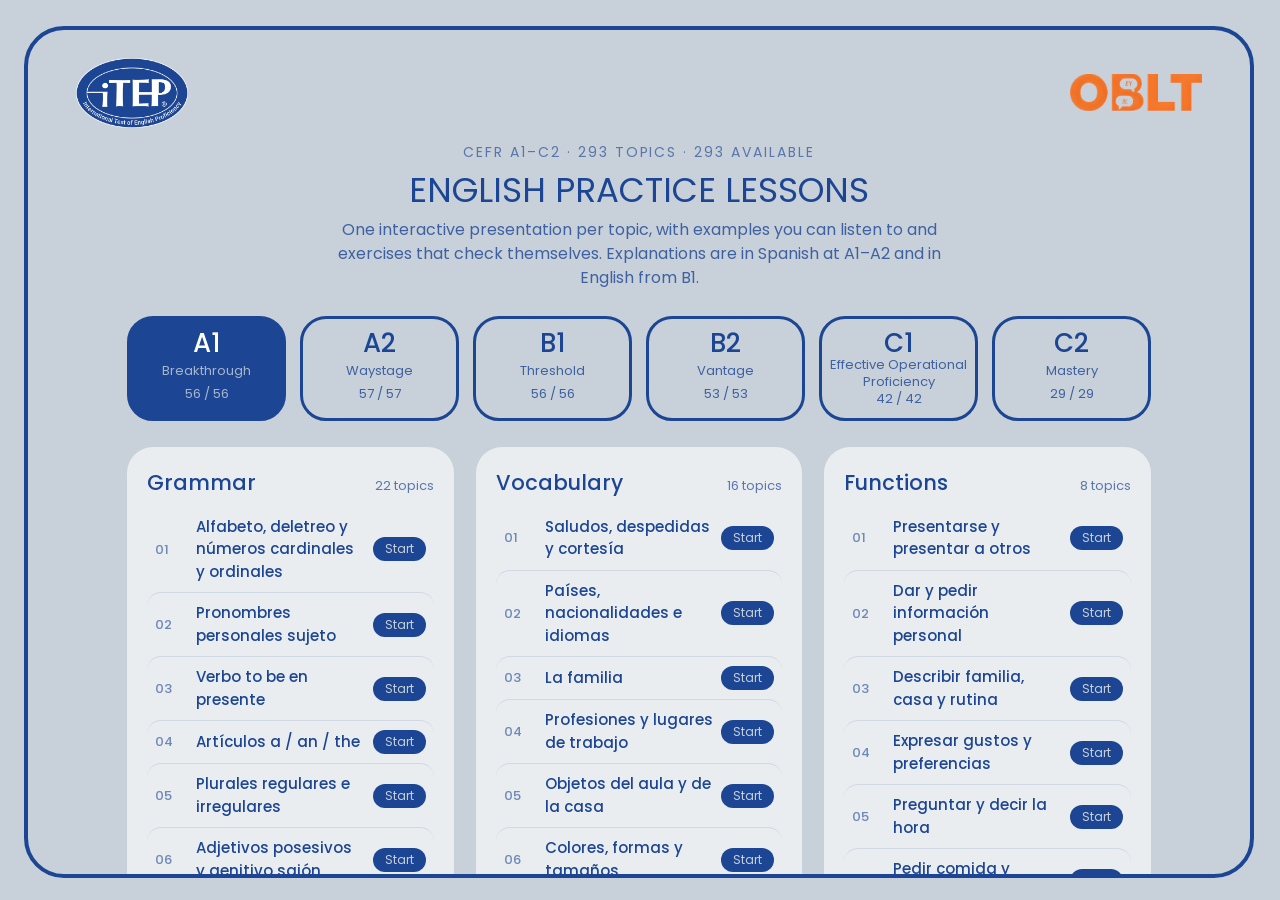
<file: lessons/index.html>
<!DOCTYPE html>
<html lang="en">
<head>
  <meta charset="utf-8">
  <meta name="viewport" content="width=device-width, initial-scale=1">
  <title>English Practice Lessons · iTEP Practice Course</title>
  <meta name="theme-color" content="#1c4593">
  <link rel="icon" type="image/png" href="../assets/itep-blue.png">
  <link rel="preload" href="../fonts/Poppins-Regular.ttf" as="font" type="font/ttf" crossorigin>
  <link rel="stylesheet" href="css/app.css">
</head>
<body>
  <div class="frame" aria-hidden="true"></div>
  <div id="app"></div>
  <script src="js/catalog.js"></script>
  <script src="js/engine.js"></script>
</body>
</html>
</file>
<file: lessons/css/app.css>
/* ==========================================================
   English Practice Lessons — same look as the iTEP Practice Course
   (UPSRJ · OBLT): Poppins, institutional blue on light gray,
   rounded blue frame, pill buttons, white translucent cards.
   Single theme by choice, like the course.
   ========================================================== */

@font-face { font-family: "Poppins"; src: url("../../fonts/Poppins-Light.ttf") format("truetype"); font-weight: 300; font-display: swap; }
@font-face { font-family: "Poppins"; src: url("../../fonts/Poppins-Regular.ttf") format("truetype"); font-weight: 400; font-display: swap; }
@font-face { font-family: "Poppins"; src: url("../../fonts/Poppins-Medium.ttf") format("truetype"); font-weight: 500; font-display: swap; }

:root {
  --blue: #1c4593;
  --blue-dark: #153773;
  --gray: #c8d1d9;
  --orange: #f5772b;
  --ink: #1d2433;
  --card: rgba(255, 255, 255, .7);
  --ok: #146c3b;
  --ok-soft: #e6f6ec;
  --err: #b3261e;
  --err-soft: #fff1ee;
  --warn: #7a4b00;
  --warn-soft: #fff7e8;
  --font: "Poppins", system-ui, sans-serif;
  color-scheme: light;
}

* { box-sizing: border-box; margin: 0; padding: 0; }
html, body { height: 100%; }
body { background: var(--gray); color: var(--blue); font-family: var(--font); font-weight: 400; font-size: 17px; line-height: 1.5; -webkit-font-smoothing: antialiased; }
button, input { font-family: inherit; font-size: inherit; color: inherit; }
a { color: var(--blue); }
em { font-style: italic; }
strong { font-weight: 500; }
mark { background: rgba(245, 119, 43, .22); color: inherit; padding: 0 .15em; border-radius: 4px; }
:focus-visible { outline: 3px solid var(--orange); outline-offset: 3px; }
[hidden] { display: none !important; }

/* ---------- Frame + brand (as in the course) ---------- */
.frame { position: fixed; left: 24px; top: 26px; right: 26px; bottom: 22px; border: 4px solid var(--blue); border-radius: 40px; pointer-events: none; z-index: 20; }
body { overflow: hidden; }
#app { position: fixed; left: 28px; top: 30px; right: 30px; bottom: 26px; overflow-y: auto; border-radius: 36px; -webkit-overflow-scrolling: touch; }
.brandbar { display: grid; grid-template-columns: 1fr minmax(0, 600px) 1fr; align-items: center; gap: 20px; padding: 28px 48px 6px; }
.b-itep img { width: 112px; display: block; }
.b-oblt { width: 132px; justify-self: end; }
.b-center { min-width: 0; }
.page { max-width: 1120px; margin: 0 auto; padding: 8px 48px 40px; }

.t-kicker { font-size: 14px; letter-spacing: .14em; color: rgba(28, 69, 147, .65); text-transform: uppercase; }
.t-title { font-size: 34px; font-weight: 400; line-height: 1.15; color: var(--blue); text-wrap: balance; text-transform: uppercase; }
.t-hint { font-size: 16px; color: rgba(28, 69, 147, .8); max-width: 66ch; }

/* ---------- Buttons ---------- */
.btn-blue { display: inline-flex; align-items: center; justify-content: center; min-width: 180px; min-height: 52px; padding: 0 30px; border: 3px solid var(--blue); border-radius: 999px; background: var(--blue); color: var(--gray); font-size: 19px; text-decoration: none; cursor: pointer; transition: background-color .2s, color .2s, box-shadow .2s, opacity .2s; }
.btn-blue:hover:not(:disabled) { background: var(--blue-dark); box-shadow: 0 12px 30px rgba(28, 69, 147, .3); }
.btn-blue.ghost { background: transparent; color: var(--blue); }
.btn-blue.ghost:hover:not(:disabled) { background: rgba(28, 69, 147, .08); box-shadow: none; }
.btn-blue.small { min-width: 0; min-height: 40px; padding: 0 20px; font-size: 15px; border-width: 2px; }
.btn-blue:disabled { opacity: .4; cursor: default; }
.btn-back { background: none; border: 0; color: var(--blue); font-size: 16px; text-decoration: none; cursor: pointer; white-space: nowrap; }
.btn-back:hover { color: var(--orange); }
.link { background: none; border: 0; color: var(--blue); text-decoration: underline; text-underline-offset: 3px; cursor: pointer; }

.msg { max-width: 560px; margin: 18vh auto; display: grid; gap: 1rem; justify-items: center; text-align: center; font-size: 18px; }
.msg .btn { display: inline-flex; padding: 12px 28px; border-radius: 999px; background: var(--blue); color: var(--gray); text-decoration: none; }

/* ---------- Index ---------- */
.hub { display: grid; gap: 26px; }
.hub-head { display: grid; gap: 8px; justify-items: center; text-align: center; }
.hub-head .t-hint { text-align: center; }
.q-grid.levels { display: grid; grid-template-columns: repeat(6, minmax(0, 1fr)); gap: 14px; }
.q-chip { display: grid; justify-items: center; gap: 0; padding: 10px 8px; border: 3px solid var(--blue); border-radius: 26px; background: transparent; color: var(--blue); cursor: pointer; transition: background-color .2s, color .2s, transform .2s, box-shadow .2s; }
.q-chip .qc-name { font-size: 26px; line-height: 1.1; font-weight: 500; }
.q-chip small { font-size: 13px; opacity: .8; line-height: 1.3; text-align: center; }
.q-chip .qc-count { font-variant-numeric: tabular-nums; }
.q-chip:hover { box-shadow: 0 8px 22px rgba(28, 69, 147, .2); transform: translateY(-2px); }
.q-chip.on { background: var(--blue); color: var(--gray); }
.q-chip.on .qc-name { color: #fff; }

.card-grid.blocks { display: grid; grid-template-columns: repeat(auto-fill, minmax(320px, 1fr)); gap: 22px; align-items: start; }
.block { background: rgba(255, 255, 255, .6); border-radius: 26px; padding: 20px 20px 14px; }
.block .c-title { font-size: 21px; font-weight: 500; display: flex; justify-content: space-between; align-items: baseline; gap: 10px; margin-bottom: 8px; }
.bcount { font-size: 13px; font-weight: 400; opacity: .7; }
.topics { list-style: none; display: grid; }
.topic { display: grid; grid-template-columns: 2.2em 1fr auto; gap: 8px; align-items: center; padding: 9px 8px; border-radius: 14px; color: var(--ink); text-decoration: none; font-size: 15px; border-top: 1px solid rgba(28, 69, 147, .12); }
.topics li:first-child .topic { border-top: 0; }
a.topic { color: var(--blue); font-weight: 500; }
a.topic:hover { background: #fff; }
.topic.soon { color: rgba(29, 36, 51, .6); }
.tnum { font-size: 13px; color: rgba(28, 69, 147, .6); font-variant-numeric: tabular-nums; }
.pill { display: inline-block; padding: 3px 12px; border-radius: 999px; font-size: 12px; background: rgba(28, 69, 147, .1); color: var(--blue); white-space: nowrap; font-weight: 400; }
.pill.go { background: var(--blue); color: var(--gray); }
.stars { display: inline-flex; gap: 1px; font-size: 16px; }
.star { color: rgba(28, 69, 147, .2); }
.star.on { color: var(--orange); }
.hub-foot { text-align: center; font-size: 13px; color: rgba(28, 69, 147, .75); }

/* ---------- Lesson ---------- */
.x-progress { text-align: center; }
.x-bar { height: 8px; border-radius: 999px; background: rgba(28, 69, 147, .15); overflow: hidden; }
.x-bar span { display: block; height: 100%; width: 0; background: var(--blue); border-radius: 999px; transition: width .5s cubic-bezier(.2, .8, .2, 1); }
#xStep { display: block; margin-top: 8px; font-size: 13px; letter-spacing: .06em; color: rgba(28, 69, 147, .75); min-height: 18px; }

.deck { display: grid; gap: 16px; }
.deckbar { display: grid; grid-template-columns: auto 1fr auto; align-items: center; gap: 16px; }
.crumb { display: flex; align-items: center; gap: 10px; justify-content: center; font-size: 15px; color: rgba(28, 69, 147, .8); }
.badge { background: var(--blue); color: #fff; border-radius: 999px; padding: 1px 12px; font-weight: 500; font-size: 14px; }
.ptsbox { position: relative; white-space: nowrap; font-size: 15px; font-variant-numeric: tabular-nums; background: rgba(255, 255, 255, .6); border-radius: 999px; padding: 4px 16px; }
.ptsbox strong { font-size: 20px; }
.streak { margin-right: 10px; color: var(--orange); font-weight: 500; }
.bump { position: absolute; right: 12px; top: 100%; font-weight: 500; color: var(--ok); animation: bump .9s ease-out forwards; pointer-events: none; }
@keyframes bump { from { opacity: 1; transform: translateY(0); } to { opacity: 0; transform: translateY(-26px); } }

.stage { min-height: 50vh; }
.slide { background: var(--card); border-radius: 32px; padding: clamp(22px, 4vw, 42px); display: grid; gap: 20px; animation: rise .5s cubic-bezier(.2, .8, .2, 1) both; }
@keyframes rise { from { opacity: 0; transform: translateY(14px); } to { opacity: 1; transform: none; } }
.deck-nav { display: flex; justify-content: space-between; gap: 16px; padding-top: 4px; }

.shead { display: grid; gap: 6px; }
.kicker { font-size: 14px; letter-spacing: .14em; text-transform: uppercase; color: rgba(28, 69, 147, .65); }
.kicker.ex { color: var(--orange); }
.slide h2 { font-size: clamp(26px, 3.2vw, 34px); font-weight: 400; line-height: 1.15; color: var(--blue); text-wrap: balance; }
.slide h2:focus { outline: none; }
.instr { font-size: 16px; color: rgba(28, 69, 147, .8); }
.body { max-width: 68ch; color: var(--ink); font-size: 18px; }
.blist { padding-left: 1.2em; display: grid; gap: 4px; color: var(--ink); }

.t-cover { justify-items: center; text-align: center; padding-top: 48px; padding-bottom: 48px; }
.cover-title { font-size: clamp(34px, 5vw, 52px) !important; text-transform: uppercase; }
.lede { font-size: 20px; color: rgba(28, 69, 147, .85); }
.goals { background: var(--blue); color: var(--gray); border-radius: 24px; padding: 18px 26px; text-align: left; max-width: 640px; }
.goals .glabel { font-size: 13px; letter-spacing: .14em; text-transform: uppercase; opacity: .8; margin-bottom: 6px; }
.goals ul { padding-left: 1.2em; display: grid; gap: 4px; font-size: 16px; }
.goals strong { color: #fff; }
.cover-meta { display: flex; gap: 12px; flex-wrap: wrap; justify-content: center; }
.cover-meta span { background: rgba(255, 255, 255, .7); border-radius: 999px; padding: 8px 18px; font-size: 15px; font-variant-numeric: tabular-nums; }

.tablewrap { overflow-x: auto; border-radius: 18px; }
table { width: 100%; border-collapse: separate; border-spacing: 0; font-size: 16px; background: rgba(255, 255, 255, .8); }
th { background: var(--blue); color: var(--gray); font-weight: 500; text-align: left; padding: 11px 16px; font-size: 14px; letter-spacing: .03em; }
td { padding: 10px 16px; border-top: 1px solid rgba(28, 69, 147, .12); color: var(--ink); vertical-align: middle; }
tr:nth-child(even) td { background: rgba(28, 69, 147, .04); }
td .speak { margin-left: 8px; }

.errors { display: grid; gap: 10px; }
.err { background: #fff; border-radius: 18px; padding: 12px 18px; display: grid; gap: 2px; }
.err p { display: flex; gap: 8px; align-items: baseline; }
.err .bad { color: var(--err); text-decoration: line-through; text-decoration-thickness: 1px; }
.err .bad .mark { text-decoration: none; }
.err .good { color: var(--ok); font-weight: 500; }
.err p.enote { display: block; color: rgba(29, 36, 51, .75); font-size: 15px; }
.mark { font-weight: 500; width: 1em; flex: none; }
.tip { background: rgba(255, 255, 255, .85); border-left: 5px solid var(--blue); border-radius: 0 18px 18px 0; padding: 12px 18px; color: var(--ink); }
.tip strong { color: var(--blue); }
.tip.watch { background: var(--warn-soft); border-color: var(--orange); color: var(--warn); }
.tip.watch strong { color: var(--warn); }

.speak { display: inline-flex; gap: 6px; vertical-align: middle; }
.spk { display: inline-flex; align-items: center; justify-content: center; gap: 6px; min-width: 38px; min-height: 38px; padding: 0 10px; border-radius: 999px; border: 2px solid var(--blue); background: transparent; color: var(--blue); cursor: pointer; transition: background-color .2s, color .2s; }
.spk:hover, .spk.on { background: var(--blue); color: var(--gray); }
.spk.slow { font-size: 12px; letter-spacing: .04em; border-color: rgba(28, 69, 147, .35); }
.spk.mute { opacity: .4; }
.speak.big .spk:first-child { min-height: 56px; padding: 0 26px; background: var(--blue); color: var(--gray); font-size: 17px; }
.speak.big .spk:first-child:hover { background: var(--blue-dark); }
.speak.big .spk:first-child svg { width: 26px; height: 26px; }

.exgrid { display: grid; grid-template-columns: repeat(auto-fill, minmax(260px, 1fr)); gap: 14px; }
.excard { background: #fff; border-radius: 20px; padding: 14px 18px; display: grid; gap: 4px; align-content: start; }
.exline { display: flex; justify-content: space-between; gap: 10px; align-items: flex-start; }
.excard .en { font-weight: 500; font-size: 17px; color: var(--ink); }
.excard .en strong { color: var(--blue); }
.es { color: rgba(29, 36, 51, .7); font-size: 15px; }
.note { font-size: 14px; color: var(--blue); }

/* Exercises */
.items { display: grid; gap: 14px; }
.item { background: rgba(255, 255, 255, .75); border: 2px solid transparent; border-radius: 22px; padding: 16px 18px; display: grid; gap: 12px; transition: border-color .2s; }
.item.done { border-color: rgba(20, 108, 59, .45); }
.q { display: flex; gap: 12px; align-items: center; flex-wrap: wrap; }
.q p { font-size: 19px; color: var(--ink); }
.qn { color: var(--blue); font-weight: 500; font-variant-numeric: tabular-nums; }
.opts { display: grid; grid-template-columns: repeat(auto-fit, minmax(200px, 1fr)); gap: 10px 14px; }
.opts.tf { grid-template-columns: repeat(2, minmax(0, 240px)); }
.opt { display: flex; align-items: center; gap: 12px; text-align: left; min-height: 56px; padding: 8px 16px 8px 10px; border: 2px solid rgba(28, 69, 147, .35); border-radius: 20px; background: rgba(255, 255, 255, .8); color: var(--ink); font-size: 17px; cursor: pointer; transition: border-color .15s, background-color .15s, transform .15s, box-shadow .15s; }
.opt:hover:not(:disabled) { border-color: var(--blue); transform: translateY(-2px); box-shadow: 0 8px 20px rgba(28, 69, 147, .15); }
.x-letter { flex: none; width: 32px; height: 32px; border-radius: 50%; display: grid; place-items: center; background: rgba(28, 69, 147, .12); color: var(--blue); font-weight: 500; font-size: 14px; }
.opt.right { background: var(--ok-soft); border-color: var(--ok); color: var(--ok); }
.opt.right .x-letter { background: var(--ok); color: #fff; }
.opt.wrong { background: var(--err-soft); border-color: rgba(179, 38, 30, .5); color: var(--err); }
.opt.wrong .otxt { text-decoration: line-through; }
.opt:disabled { cursor: default; }
.opt:disabled:not(.right):not(.wrong) { opacity: .55; }

.fb { font-size: 15px; border-radius: 14px; padding: 8px 14px; }
.fb:empty { display: none; }
.fb.ok { background: var(--ok-soft); color: var(--ok); }
.fb.no { background: var(--err-soft); color: var(--err); }
.fb.hint { background: var(--warn-soft); color: var(--warn); }
.fb.shown { background: rgba(28, 69, 147, .08); color: var(--blue); }
.fb .why { color: var(--ink); }
.fb .speak { margin-left: 8px; }

.fillline { font-size: 19px; color: var(--ink); display: flex; flex-wrap: wrap; align-items: center; gap: 8px; }
.gap { height: 40px; border: 2px solid var(--blue); border-radius: 999px; background: #fff; color: var(--blue); font-weight: 500; padding: 0 16px; min-width: 5ch; max-width: 100%; outline: none; }
.gap:focus { box-shadow: 0 0 0 4px rgba(28, 69, 147, .15); }
.gap.right { border-color: var(--ok); background: var(--ok-soft); color: var(--ok); }
.gap.wrong { border-color: var(--err); background: var(--err-soft); animation: shake .35s; }
.gap.shown { border-color: rgba(28, 69, 147, .35); color: rgba(28, 69, 147, .7); }
.actions { display: flex; gap: 10px; flex-wrap: wrap; }
.actions.wide { gap: 14px; justify-content: center; }

.built { min-height: 56px; border: 2px dashed rgba(28, 69, 147, .4); border-radius: 22px; padding: 8px; display: flex; flex-wrap: wrap; gap: 8px; align-items: center; background: rgba(255, 255, 255, .5); }
.built.right { border-style: solid; border-color: var(--ok); background: var(--ok-soft); }
.built.wrong { border-color: var(--err); animation: shake .35s; }
.bank { display: flex; flex-wrap: wrap; gap: 8px; }
.chip { min-height: 40px; padding: 0 16px; border-radius: 999px; border: 2px solid var(--blue); background: transparent; color: var(--blue); font-weight: 500; font-size: 16px; cursor: pointer; transition: background-color .15s, color .15s; }
.chip:hover:not(:disabled) { background: rgba(28, 69, 147, .08); }
.built .chip, .chip.sel { background: var(--blue); color: var(--gray); }
.chip.right { border-color: var(--ok); background: var(--ok-soft); color: var(--ok); }
.chip.wrong { border-color: var(--err); color: var(--err); animation: shake .35s; }

.match { display: grid; grid-template-columns: 1fr 1fr; gap: 14px; }
.mcol { display: grid; gap: 10px; align-content: start; }
.mitem { min-height: 52px; padding: 8px 16px; border-radius: 20px; border: 2px solid rgba(28, 69, 147, .35); background: rgba(255, 255, 255, .8); color: var(--ink); font-size: 16px; text-align: left; cursor: pointer; transition: border-color .15s, background-color .15s; }
.mitem:hover:not(:disabled) { border-color: var(--blue); }
.mitem.sel { background: var(--blue); border-color: var(--blue); color: #fff; }
.mitem.right { background: var(--ok-soft); border-color: var(--ok); color: var(--ok); }
.mitem.wrong { background: var(--err-soft); border-color: var(--err); animation: shake .35s; }

.pool { padding: 14px; border-radius: 22px; background: rgba(255, 255, 255, .55); min-height: 64px; }
.bins { display: grid; gap: 12px; }
.bin { background: rgba(255, 255, 255, .8); border-radius: 22px; display: grid; grid-template-rows: auto 1fr; min-height: 150px; overflow: hidden; }
.binhead { border: 0; background: var(--blue); color: var(--gray); font-size: 18px; padding: 12px; cursor: pointer; transition: background-color .2s; }
.binhead:hover { background: var(--blue-dark); }
.binhead em { color: #fff; }
.binlist { display: flex; flex-wrap: wrap; gap: 8px; padding: 10px; align-content: flex-start; }

/* Result: badge like the diagnostic result */
.t-result { justify-items: center; text-align: center; }
.score { background: var(--blue); color: var(--gray); border-radius: 32px; padding: 26px 40px; display: grid; justify-items: center; gap: 6px; min-width: 300px; }
.bigpct { display: grid; justify-items: center; }
.bigpct strong { font-size: 96px; line-height: 1; color: #fff; font-weight: 400; font-variant-numeric: tabular-nums; }
.bigpct span { font-size: 15px; opacity: .85; font-variant-numeric: tabular-nums; }
.score .stars { font-size: 36px; gap: 4px; }
.score .star { color: rgba(200, 209, 217, .35); }
.score .star.on { color: var(--orange); }

@keyframes shake { 25% { translate: -5px 0; } 75% { translate: 5px 0; } }
@media (prefers-reduced-motion: reduce) { * { animation: none !important; transition: none !important; } }

/* ---------- Phones & tablets ---------- */
@media (max-width: 900px) {
  .q-grid.levels { grid-template-columns: repeat(3, minmax(0, 1fr)); }
}
@media (max-width: 760px) {
  .frame { left: 10px; top: 12px; right: 10px; bottom: 10px; border-radius: 28px; border-width: 3px; }
  #app { left: 13px; top: 15px; right: 13px; bottom: 13px; border-radius: 25px; }
  .brandbar { grid-template-columns: auto 1fr auto; padding: 18px 22px 4px; gap: 12px; }
  .b-itep img { width: 76px; }
  .b-oblt { width: 86px; }
  .page { padding: 6px 18px 30px; }
  .t-title { font-size: 26px; }
  .deckbar { grid-template-columns: auto auto; }
  .crumb { display: none; }
  .ptsbox { justify-self: end; }
  .match { gap: 8px; }
  .mitem { font-size: 14px; padding: 8px 10px; }
  .bins { grid-template-columns: 1fr !important; }
  .opts.tf { grid-template-columns: 1fr 1fr; }
  .slide { border-radius: 24px; }
  .deck-nav .btn-blue { min-width: 0; flex: 1; }
  .card-grid.blocks { grid-template-columns: 1fr; }
}
</file>
